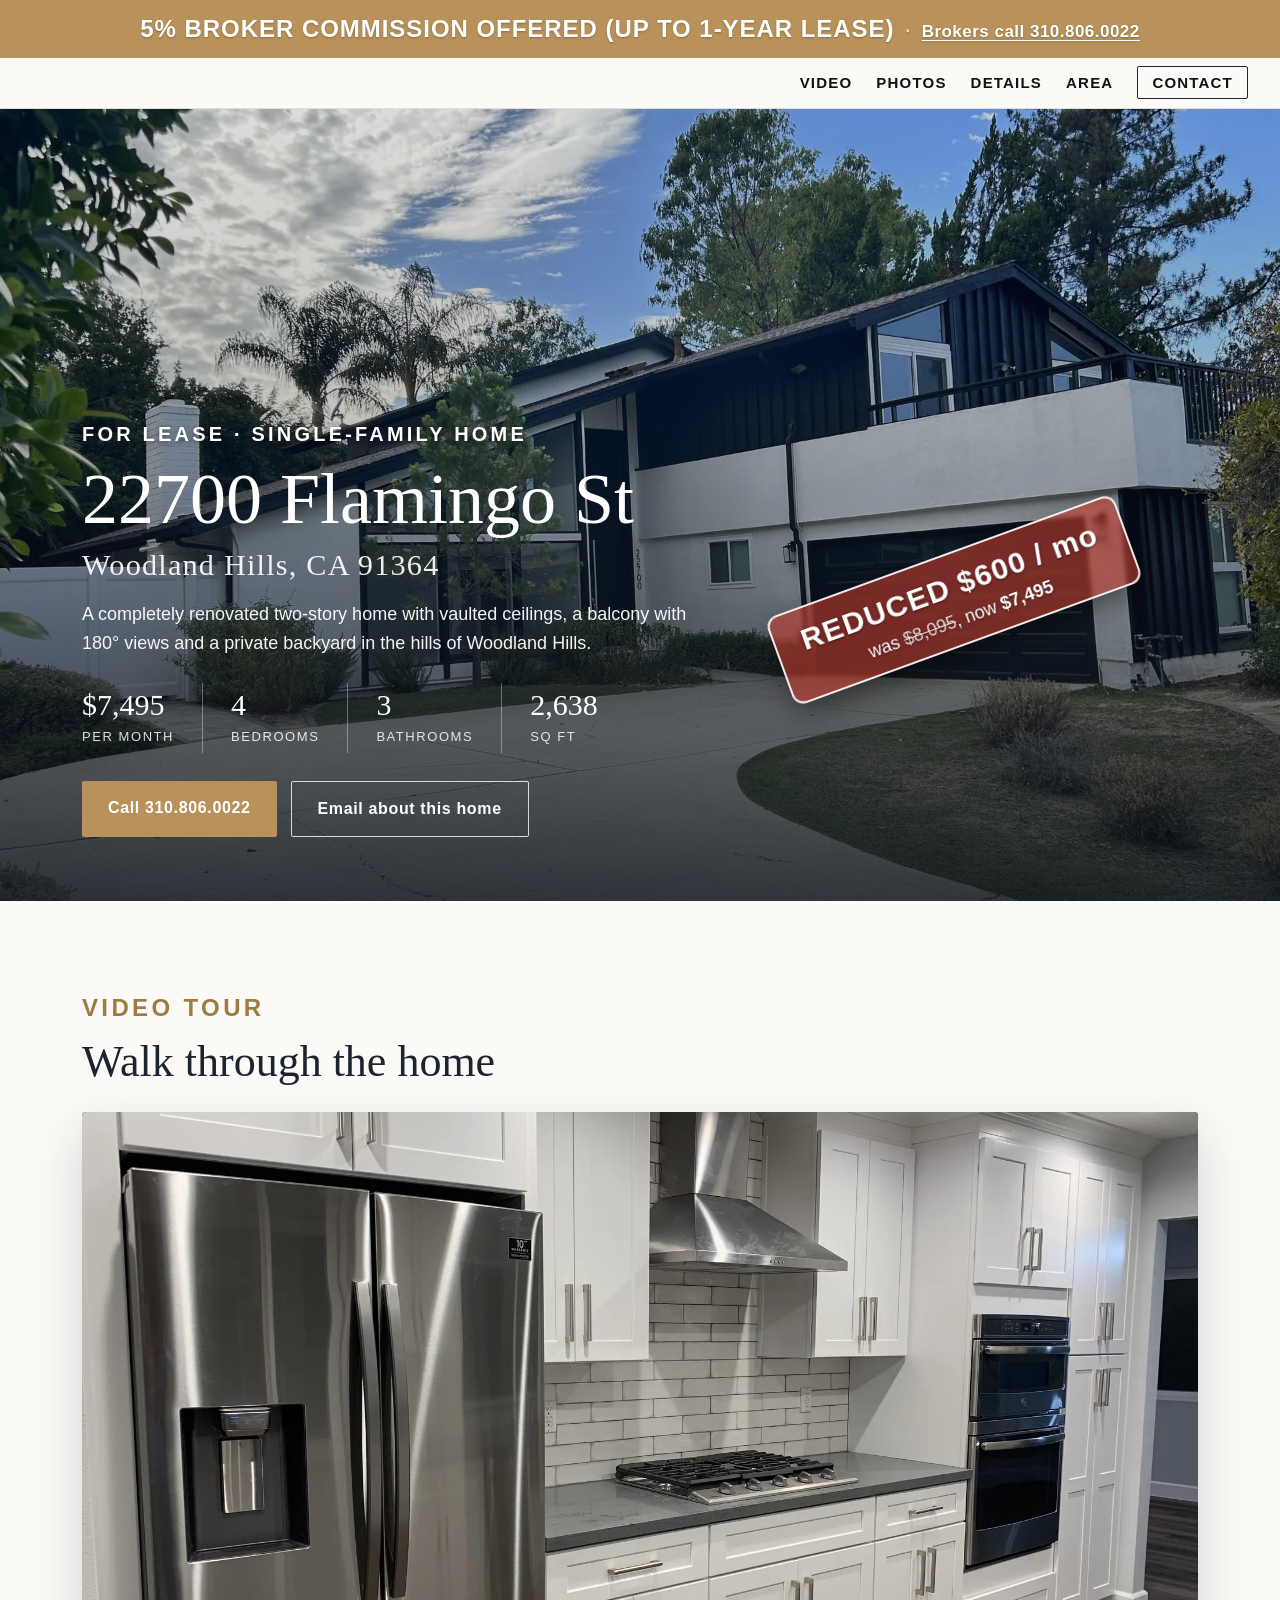
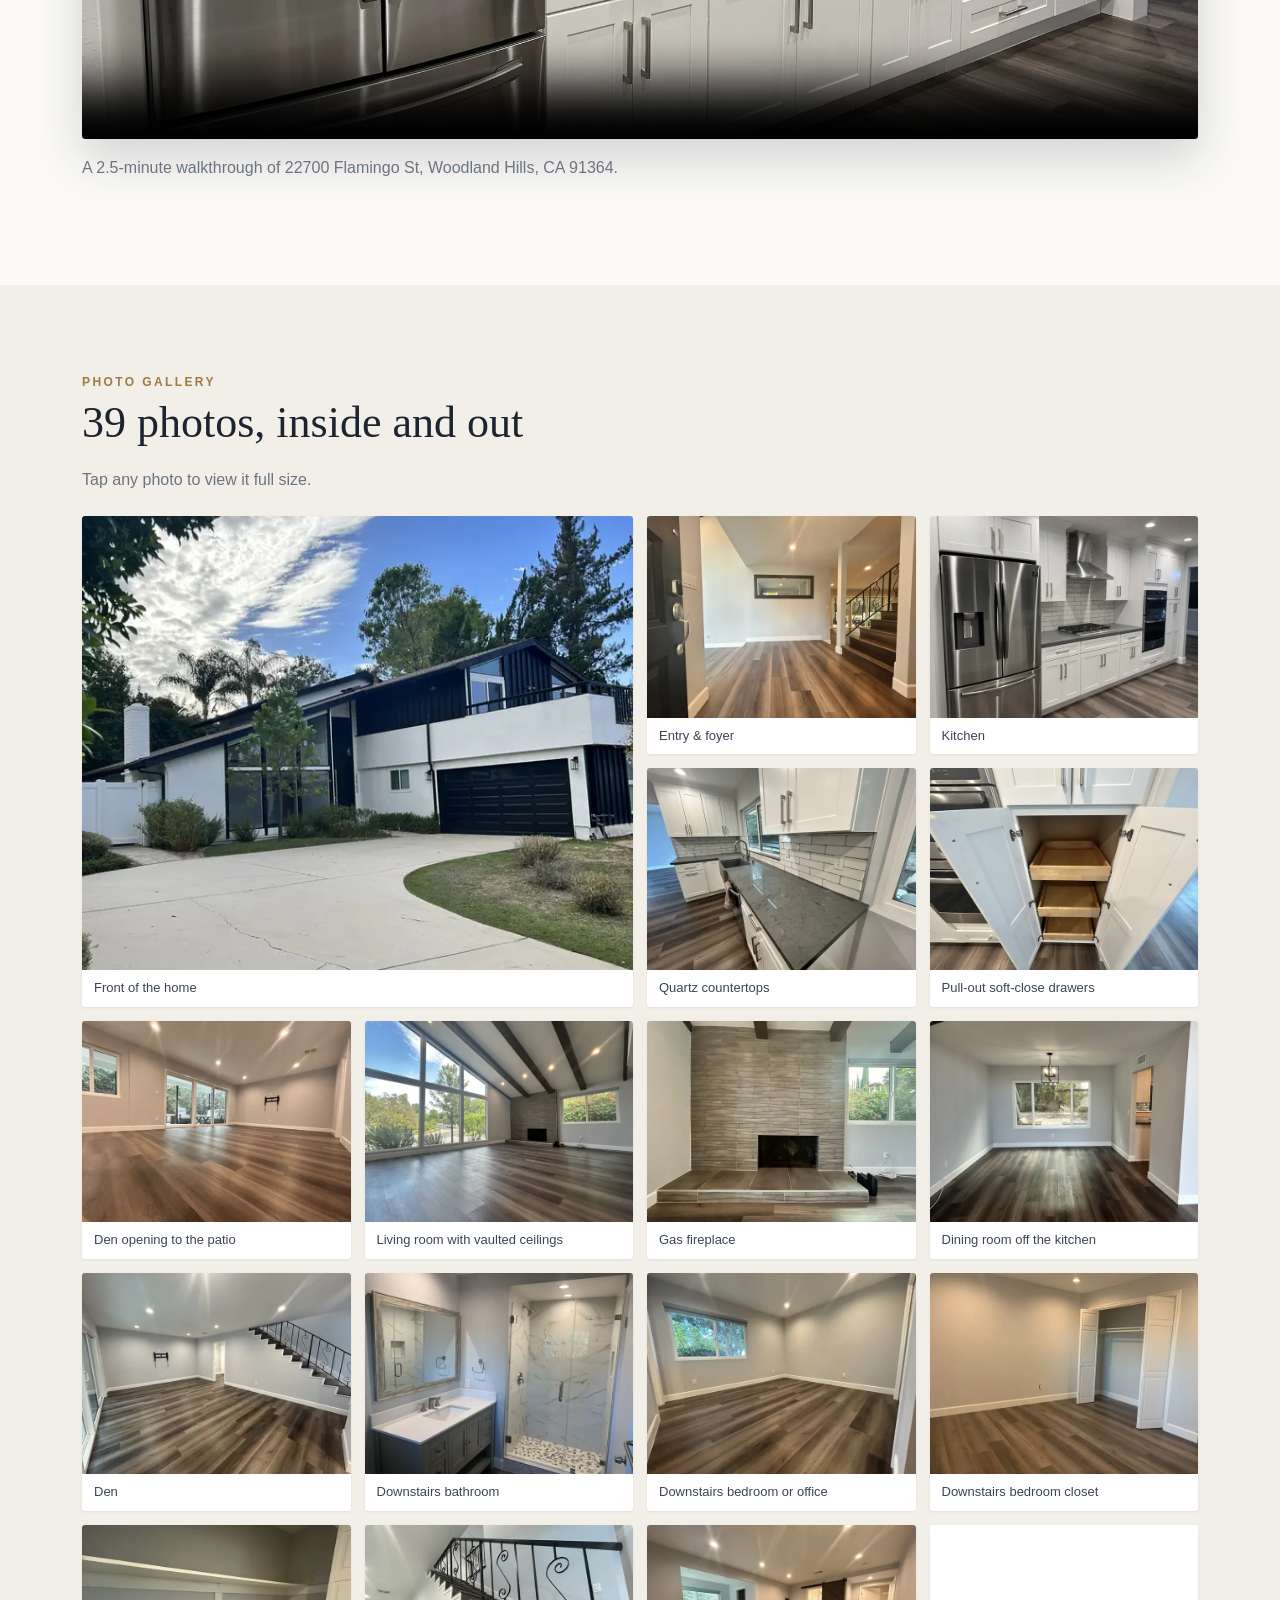
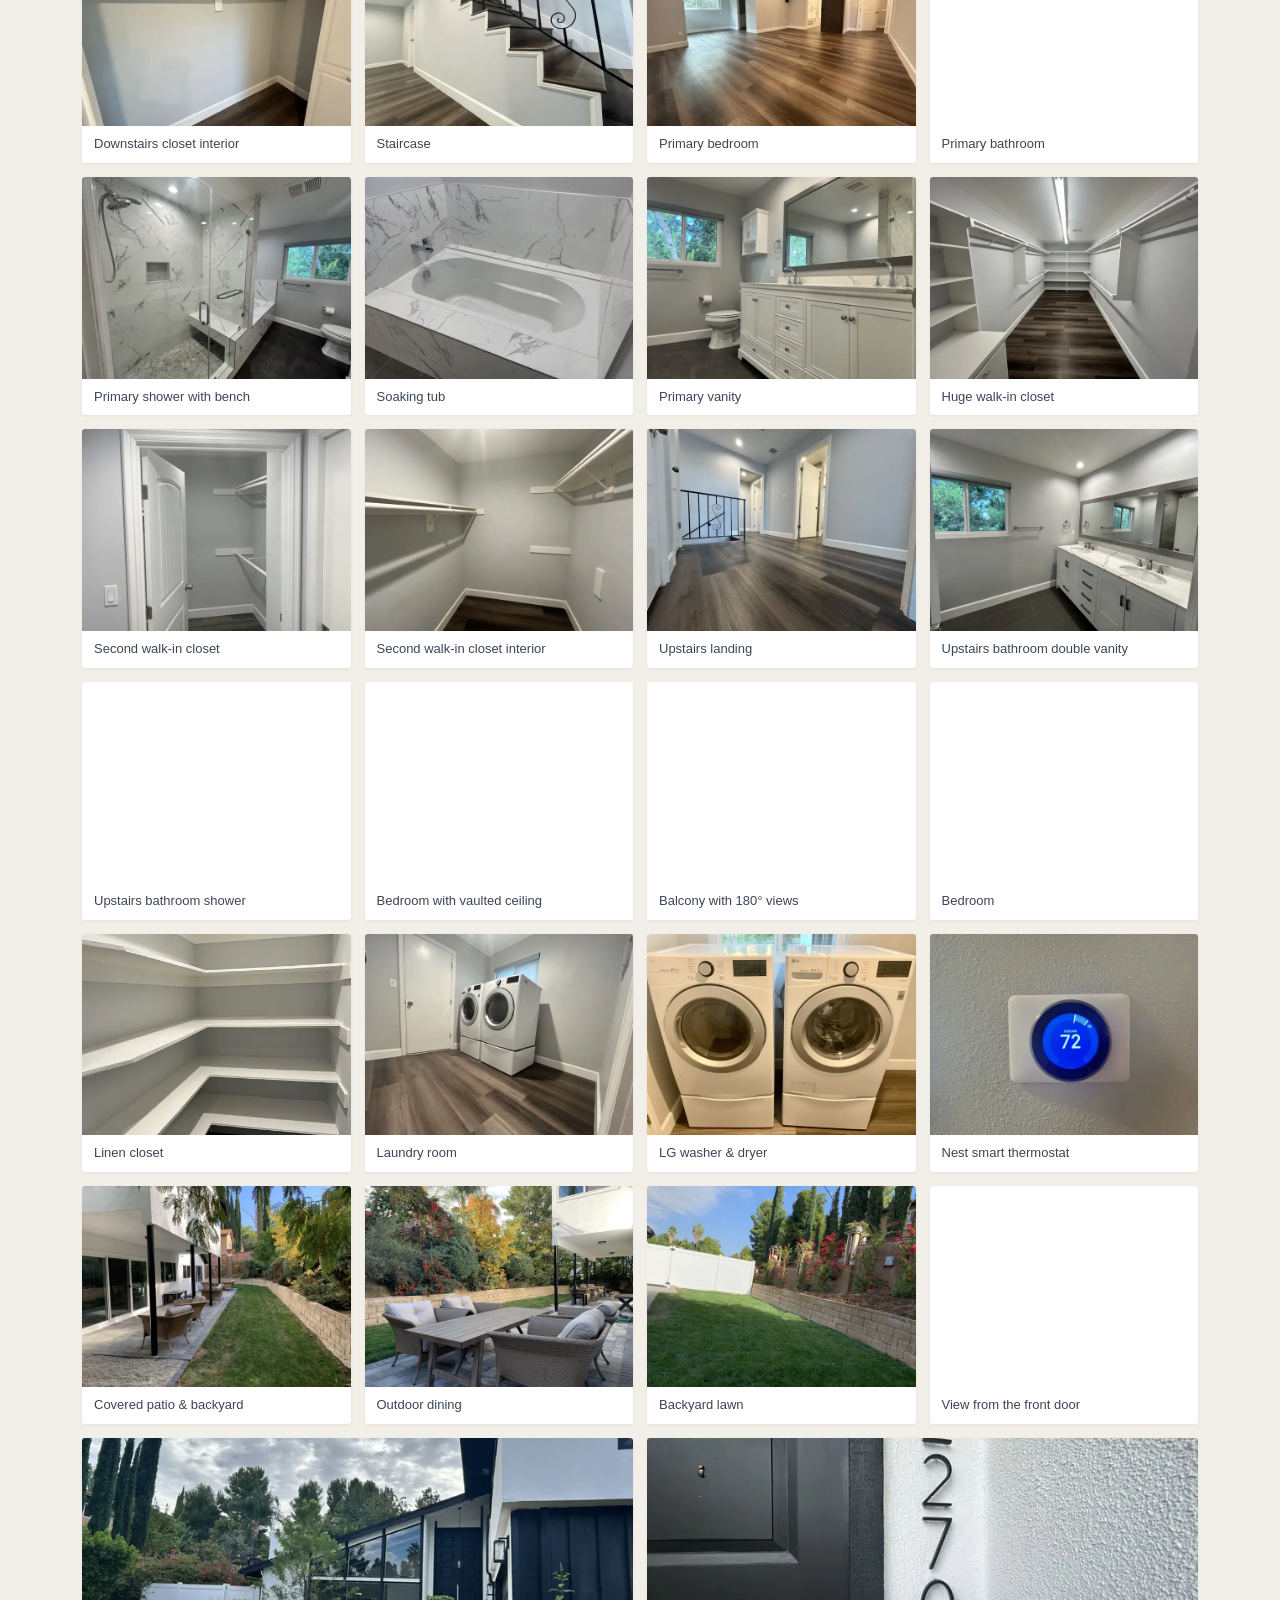
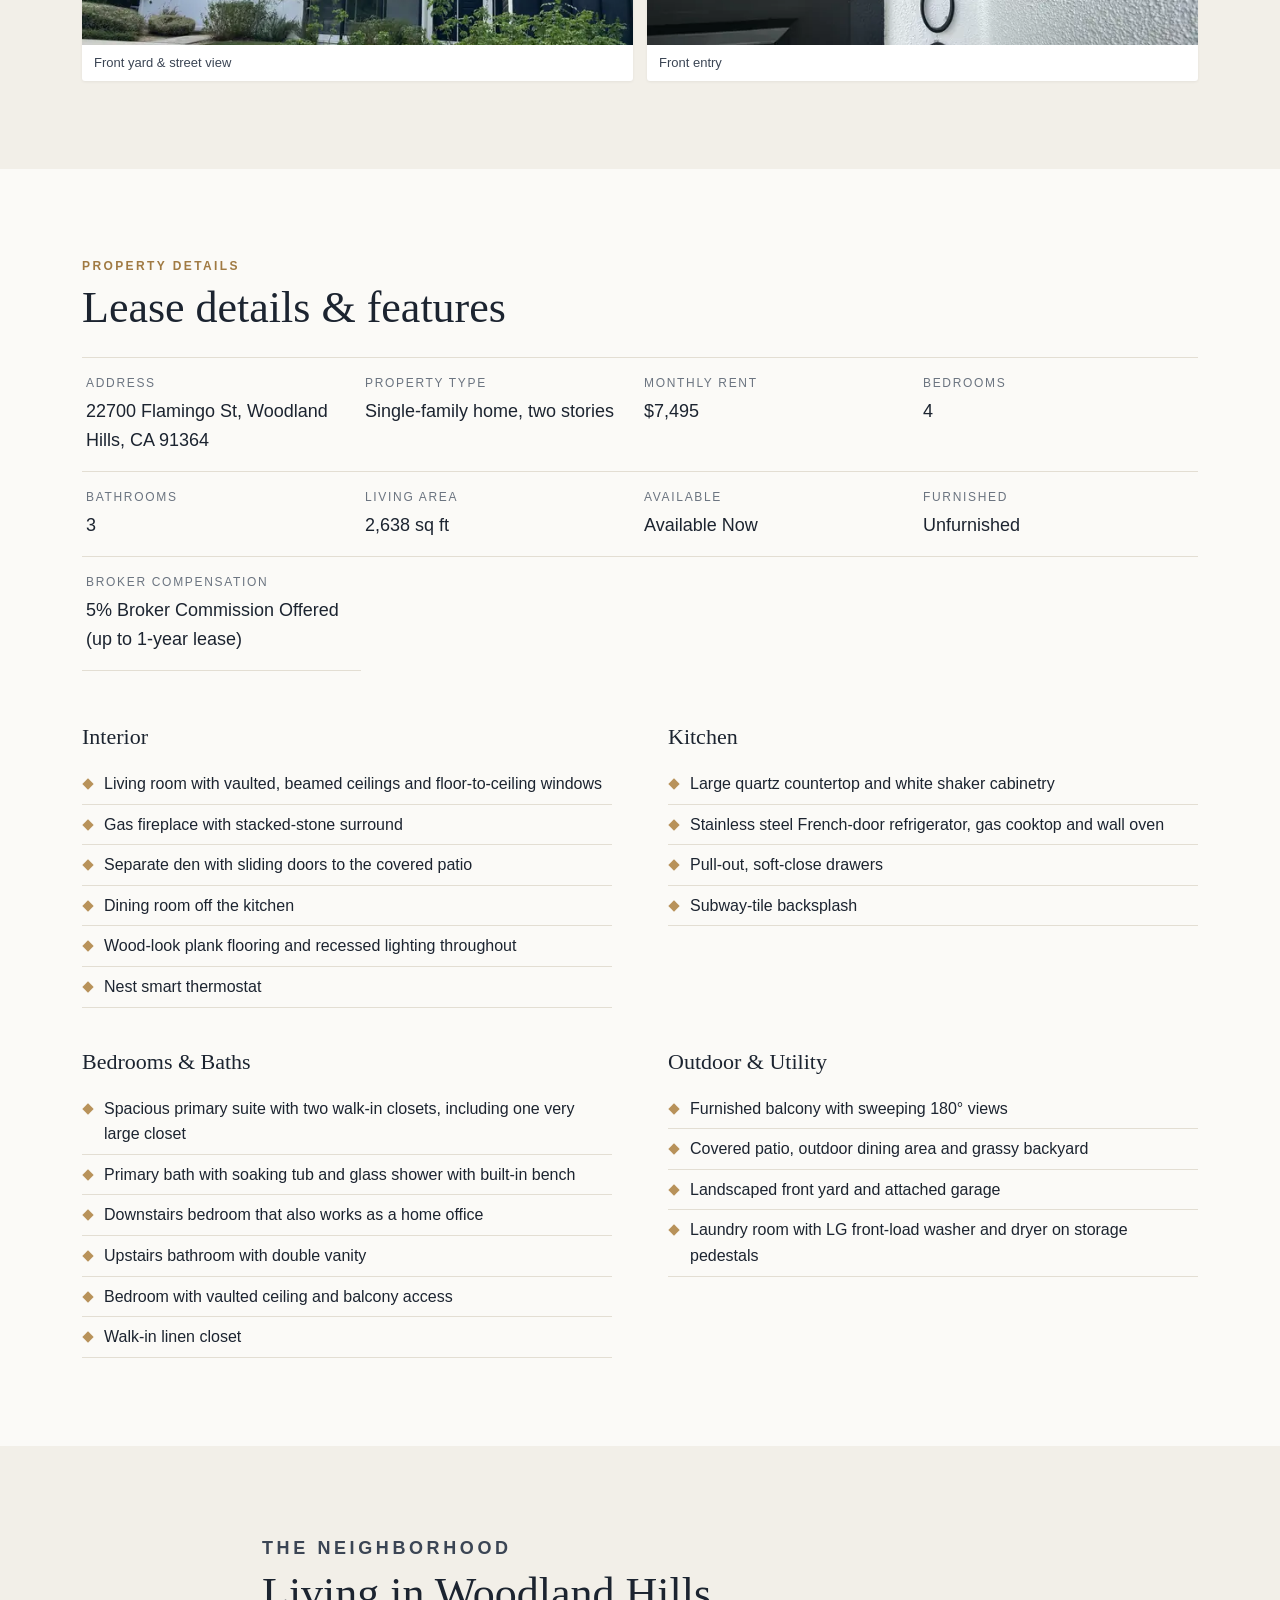
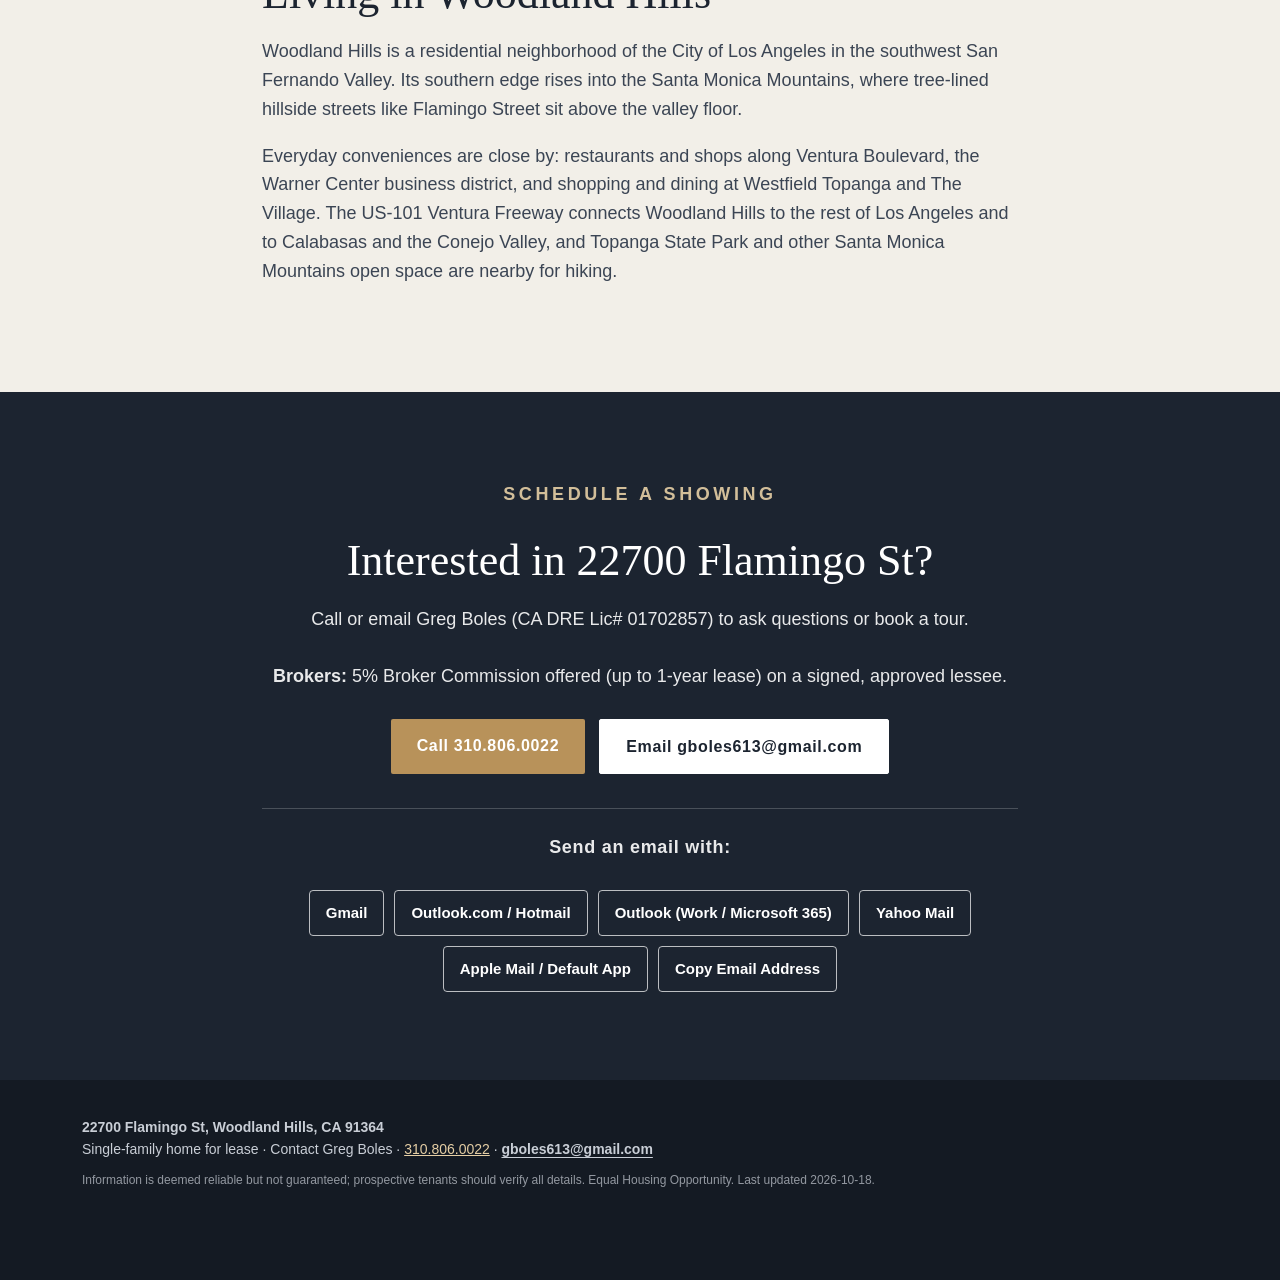
<file: index.html>
<!doctype html>
<html lang="en">
<head>
<meta charset="utf-8">
<meta name="viewport" content="width=device-width, initial-scale=1">
<title>For Rent: 22700 Flamingo St, Woodland Hills, CA 91364 | Renovated 4 bed, 3 bath, 2,638 sq ft Home</title>
<meta name="description" content="Renovated two-story 4 bed, 3 bath, 2,638 sq ft single-family home for lease for $7,495/month at 22700 Flamingo St, Woodland Hills, CA 91364: vaulted ceilings, quartz kitchen, gas fireplace, huge primary walk-in closet, balcony with 180° views, covered patio and private yard. 5% broker commission offered. Video tour, photos and contact.">
<meta name="robots" content="index, follow, max-image-preview:large, max-video-preview:-1">
<link rel="canonical" href="https://gboles613.github.io/22700-flamingo-st/">
<meta name="geo.region" content="US-CA">
<meta name="geo.placename" content="Woodland Hills, Los Angeles, California">
<meta name="geo.position" content="34.148;-118.621">
<meta name="ICBM" content="34.148, -118.621">
<meta property="og:type" content="website">
<meta property="og:site_name" content="22700 Flamingo St, Woodland Hills, CA 91364">
<meta property="og:title" content="For Rent: 22700 Flamingo St, Woodland Hills, CA 91364 | Renovated 4 bed, 3 bath, 2,638 sq ft Home">
<meta property="og:description" content="Renovated two-story 4 bed, 3 bath, 2,638 sq ft single-family home for lease for $7,495/month at 22700 Flamingo St, Woodland Hills, CA 91364: vaulted ceilings, quartz kitchen, gas fireplace, huge primary walk-in closet, balcony with 180° views, covered patio and private yard. 5% broker commission offered. Video tour, photos and contact.">
<meta property="og:url" content="https://gboles613.github.io/22700-flamingo-st/">
<meta property="og:image" content="https://gboles613.github.io/22700-flamingo-st/images/og-image.jpg">
<meta property="og:image:width" content="1200">
<meta property="og:image:height" content="630">
<meta property="og:image:alt" content="Front of the renovated home at 22700 Flamingo St, Woodland Hills, CA 91364">
<meta property="og:video" content="https://gboles613.github.io/22700-flamingo-st/media/22700-flamingo-st-video-tour.mp4">
<meta property="og:video:type" content="video/mp4">
<meta property="og:locale" content="en_US">
<meta name="twitter:card" content="summary_large_image">
<meta name="twitter:title" content="For Rent: 22700 Flamingo St, Woodland Hills, CA 91364 | Renovated 4 bed, 3 bath, 2,638 sq ft Home">
<meta name="twitter:description" content="Renovated two-story 4 bed, 3 bath, 2,638 sq ft single-family home for lease for $7,495/month at 22700 Flamingo St, Woodland Hills, CA 91364: vaulted ceilings, quartz kitchen, gas fireplace, huge primary walk-in closet, balcony with 180° views, covered patio and private yard. 5% broker commission offered. Video tour, photos and contact.">
<meta name="twitter:image" content="https://gboles613.github.io/22700-flamingo-st/images/og-image.jpg">
<meta name="twitter:image:alt" content="Front of the renovated home at 22700 Flamingo St, Woodland Hills, CA 91364">
<meta name="theme-color" content="#1c2430">
<link rel="icon" href="favicon.svg" type="image/svg+xml">
<link rel="preload" as="image" href="images/full/01-front-of-house.webp" fetchpriority="high">
<link rel="alternate" type="text/plain" href="llms.txt" title="LLM-readable listing summary">
<link rel="stylesheet" href="styles.css?v=1792371365">
<script type="application/ld+json">
{
 "@context": "https://schema.org",
 "@graph": [
  {
   "@type": "WebPage",
   "@id": "https://gboles613.github.io/22700-flamingo-st/#webpage",
   "url": "https://gboles613.github.io/22700-flamingo-st/",
   "name": "For Rent: 22700 Flamingo St, Woodland Hills, CA 91364 | Renovated 4 bed, 3 bath, 2,638 sq ft Home",
   "description": "Renovated two-story 4 bed, 3 bath, 2,638 sq ft single-family home for lease for $7,495/month at 22700 Flamingo St, Woodland Hills, CA 91364: vaulted ceilings, quartz kitchen, gas fireplace, huge primary walk-in closet, balcony with 180° views, covered patio and private yard. 5% broker commission offered. Video tour, photos and contact.",
   "inLanguage": "en-US",
   "dateModified": "2026-10-18",
   "primaryImageOfPage": "https://gboles613.github.io/22700-flamingo-st/images/og-image.jpg",
   "mainEntity": {
    "@id": "https://gboles613.github.io/22700-flamingo-st/#listing"
   },
   "video": {
    "@id": "https://gboles613.github.io/22700-flamingo-st/#video"
   }
  },
  {
   "@type": "RealEstateListing",
   "@id": "https://gboles613.github.io/22700-flamingo-st/#listing",
   "url": "https://gboles613.github.io/22700-flamingo-st/",
   "name": "For Rent: 22700 Flamingo St, Woodland Hills, CA 91364 | Renovated 4 bed, 3 bath, 2,638 sq ft Home",
   "description": "Renovated two-story 4 bed, 3 bath, 2,638 sq ft single-family home for lease for $7,495/month at 22700 Flamingo St, Woodland Hills, CA 91364: vaulted ceilings, quartz kitchen, gas fireplace, huge primary walk-in closet, balcony with 180° views, covered patio and private yard. 5% broker commission offered. Video tour, photos and contact.",
   "datePosted": "2026-10-18",
   "image": "https://gboles613.github.io/22700-flamingo-st/images/og-image.jpg",
   "about": {
    "@id": "https://gboles613.github.io/22700-flamingo-st/#residence"
   },
   "offers": {
    "@type": "Offer",
    "businessFunction": "http://purl.org/goodrelations/v1#LeaseOut",
    "itemOffered": {
     "@id": "https://gboles613.github.io/22700-flamingo-st/#residence"
    },
    "areaServed": "Woodland Hills, CA",
    "seller": {
     "@type": "Person",
     "name": "Greg Boles",
     "telephone": "+13108060022",
     "email": "gboles613@gmail.com"
    },
    "priceSpecification": {
     "@type": "UnitPriceSpecification",
     "price": "7495",
     "priceCurrency": "USD",
     "unitCode": "MON",
     "unitText": "month"
    },
    "price": "7495",
    "priceCurrency": "USD",
    "availabilityStarts": "Available Now"
   },
   "mainEntity": {
    "@id": "https://gboles613.github.io/22700-flamingo-st/#residence"
   }
  },
  {
   "@type": "SingleFamilyResidence",
   "@id": "https://gboles613.github.io/22700-flamingo-st/#residence",
   "name": "22700 Flamingo St, Woodland Hills",
   "address": {
    "@type": "PostalAddress",
    "streetAddress": "22700 Flamingo St",
    "addressLocality": "Woodland Hills",
    "addressRegion": "CA",
    "postalCode": "91364",
    "addressCountry": "US"
   },
   "geo": {
    "@type": "GeoCoordinates",
    "latitude": 34.148,
    "longitude": -118.621
   },
   "image": [
    "https://gboles613.github.io/22700-flamingo-st/images/full/01-front-of-house.jpg",
    "https://gboles613.github.io/22700-flamingo-st/images/full/05-entry.webp",
    "https://gboles613.github.io/22700-flamingo-st/images/full/08-kitchen-appliances.webp",
    "https://gboles613.github.io/22700-flamingo-st/images/full/09-kitchen-quartz-countertop.webp",
    "https://gboles613.github.io/22700-flamingo-st/images/full/10-kitchen-pull-out-drawers.webp",
    "https://gboles613.github.io/22700-flamingo-st/images/full/12-den-and-patio.webp",
    "https://gboles613.github.io/22700-flamingo-st/images/full/06-living-room-vaulted-ceilings.webp",
    "https://gboles613.github.io/22700-flamingo-st/images/full/07-living-room-gas-fireplace.webp",
    "https://gboles613.github.io/22700-flamingo-st/images/full/11-dining-room.webp",
    "https://gboles613.github.io/22700-flamingo-st/images/full/13-den-full-view.webp",
    "https://gboles613.github.io/22700-flamingo-st/images/full/17-guest-bathroom.webp",
    "https://gboles613.github.io/22700-flamingo-st/images/full/14-downstairs-bedroom-office.webp"
   ],
   "amenityFeature": [
    {
     "@type": "LocationFeatureSpecification",
     "name": "Vaulted ceilings",
     "value": true
    },
    {
     "@type": "LocationFeatureSpecification",
     "name": "Gas fireplace",
     "value": true
    },
    {
     "@type": "LocationFeatureSpecification",
     "name": "Quartz countertops",
     "value": true
    },
    {
     "@type": "LocationFeatureSpecification",
     "name": "Walk-in closets",
     "value": true
    },
    {
     "@type": "LocationFeatureSpecification",
     "name": "Balcony with views",
     "value": true
    },
    {
     "@type": "LocationFeatureSpecification",
     "name": "Covered patio",
     "value": true
    },
    {
     "@type": "LocationFeatureSpecification",
     "name": "Private backyard",
     "value": true
    },
    {
     "@type": "LocationFeatureSpecification",
     "name": "In-unit laundry (washer and dryer)",
     "value": true
    },
    {
     "@type": "LocationFeatureSpecification",
     "name": "Smart thermostat",
     "value": true
    },
    {
     "@type": "LocationFeatureSpecification",
     "name": "Attached garage",
     "value": true
    }
   ],
   "floorSize": {
    "@type": "QuantitativeValue",
    "value": 2638,
    "unitCode": "FTK",
    "unitText": "sq ft"
   },
   "numberOfBedrooms": "4",
   "numberOfBathroomsTotal": "3"
  },
  {
   "@type": "VideoObject",
   "@id": "https://gboles613.github.io/22700-flamingo-st/#video",
   "name": "Video tour: 22700 Flamingo St, Woodland Hills, CA 91364 rental home",
   "description": "2.5-minute walkthrough video tour of the renovated home for lease at 22700 Flamingo St, Woodland Hills, CA 91364.",
   "thumbnailUrl": [
    "https://gboles613.github.io/22700-flamingo-st/media/video-poster-kitchen.jpg"
   ],
   "uploadDate": "2026-10-18T12:00:00-07:00",
   "duration": "PT2M30S",
   "contentUrl": "https://gboles613.github.io/22700-flamingo-st/media/22700-flamingo-st-video-tour.mp4",
   "embedUrl": "https://gboles613.github.io/22700-flamingo-st/#video-tour"
  }
 ]
}
</script>
</head>
<body>
<a class="skip" href="#main">Skip to content</a>
<div class="banner" role="note"><strong>5% Broker Commission Offered (up to 1-year lease)</strong><span class="banner-sep" aria-hidden="true">·</span><a href="tel:+13108060022">Brokers call 310.806.0022</a></div>
<header class="topbar">
  <nav aria-label="Sections">
    <a href="#video-tour">Video</a><a href="#photos">Photos</a><a href="#details">Details</a><a href="#neighborhood">Area</a><a class="nav-cta" href="#contact">Contact</a>
  </nav>
</header>

<main id="main">
<section class="hero" id="top" aria-labelledby="h1">
  <picture>
    <img class="hero-img" src="images/full/01-front-of-house.webp" width="1920" height="1440" alt="Front exterior of the modern two-story home at 22700 Flamingo St, Woodland Hills, CA, with dark trim, attached two-car garage and curved driveway" fetchpriority="high" decoding="async">
  </picture>
  <div class="hero-shade"></div>
  <div class="price-badge" id="price-badge" role="note" aria-label="Price reduced $600 per month: was $8,095, now $7,495"><span class="pb-top">Reduced $600 <span class="pb-lc">/ mo</span></span><span class="pb-sub">was <s>$8,095</s>, now <b>$7,495</b></span></div>
  <div class="hero-inner">
    <p class="eyebrow">For Lease · Single-Family Home</p>
    <h1 id="h1">22700 Flamingo St<span>Woodland Hills, CA 91364</span></h1>
    <p class="hero-sub">A completely renovated two-story home with vaulted ceilings, a balcony with 180° views and a private backyard in the hills of Woodland Hills.</p>
    <ul class="stats" aria-label="Key facts">
      <li><b>$7,495</b><span>per month</span></li>
      <li><b>4</b><span>bedrooms</span></li>
      <li><b>3</b><span>bathrooms</span></li>
      <li><b>2,638</b><span>sq ft</span></li>
    </ul>
    <div class="cta-row">
      <a class="btn btn-gold" href="tel:+13108060022">Call 310.806.0022</a>
      <a class="btn btn-ghost" href="mailto:gboles613@gmail.com?subject=Inquiry%3A%2022700%20Flamingo%20St%2C%20Woodland%20Hills%20rental">Email about this home</a>
    </div>
  </div>
</section>

<section class="section" id="video-tour" aria-labelledby="video-h">
  <div class="wrap">
    <p class="kicker kicker-lg">Video Tour</p>
    <h2 id="video-h">Walk through the home</h2>
    <div class="video-frame">
      <video controls playsinline preload="metadata" poster="media/video-poster-kitchen.jpg" width="1920" height="1080" aria-label="Video walkthrough tour of 22700 Flamingo St, Woodland Hills, CA 91364">
        <source src="media/22700-flamingo-st-video-tour.mp4" type="video/mp4">
        Your browser can't play this video. <a href="media/22700-flamingo-st-video-tour.mp4">Download the video tour</a>.
      </video>
    </div>
    <p class="muted">A 2.5-minute walkthrough of 22700 Flamingo St, Woodland Hills, CA 91364.</p>
  </div>
</section>

<section class="section alt" id="photos" aria-labelledby="photos-h">
  <div class="wrap">
    <p class="kicker">Photo gallery</p>
    <h2 id="photos-h">39 photos, inside and out</h2>
    <p class="muted">Tap any photo to view it full size.</p>
    <div class="gallery">
<figure class="g-item g-wide">
  <a href="images/full/01-front-of-house.webp" data-idx="0" data-caption="Front of the home">
    <img src="images/thumb/01-front-of-house.webp" width="640" height="480" alt="Front exterior of the modern two-story home at 22700 Flamingo St, Woodland Hills, CA, with dark trim, attached two-car garage and curved driveway" loading="eager" decoding="async">
  </a>
  <figcaption>Front of the home</figcaption>
</figure>
<figure class="g-item">
  <a href="images/full/05-entry.webp" data-idx="1" data-caption="Entry &amp; foyer">
    <img src="images/thumb/05-entry.webp" width="640" height="480" alt="Bright entry foyer with wood-look plank flooring, recessed lighting and staircase with metal railing" loading="eager" decoding="async">
  </a>
  <figcaption>Entry &amp; foyer</figcaption>
</figure>
<figure class="g-item">
  <a href="images/full/08-kitchen-appliances.webp" data-idx="2" data-caption="Kitchen">
    <img src="images/thumb/08-kitchen-appliances.webp" width="640" height="480" alt="Renovated kitchen with stainless steel French-door refrigerator, gas cooktop, range hood, wall oven and white shaker cabinets" loading="eager" decoding="async">
  </a>
  <figcaption>Kitchen</figcaption>
</figure>
<figure class="g-item">
  <a href="images/full/09-kitchen-quartz-countertop.webp" data-idx="3" data-caption="Quartz countertops">
    <img src="images/thumb/09-kitchen-quartz-countertop.webp" width="640" height="480" alt="Kitchen with large dark quartz countertop, white subway-tile backsplash and white shaker cabinetry" loading="eager" decoding="async">
  </a>
  <figcaption>Quartz countertops</figcaption>
</figure>
<figure class="g-item">
  <a href="images/full/10-kitchen-pull-out-drawers.webp" data-idx="4" data-caption="Pull-out soft-close drawers">
    <img src="images/thumb/10-kitchen-pull-out-drawers.webp" width="640" height="480" alt="Kitchen cabinet with pull-out soft-close wood drawers for organized storage" loading="lazy" decoding="async">
  </a>
  <figcaption>Pull-out soft-close drawers</figcaption>
</figure>
<figure class="g-item">
  <a href="images/full/12-den-and-patio.webp" data-idx="5" data-caption="Den opening to the patio">
    <img src="images/thumb/12-den-and-patio.webp" width="640" height="480" alt="Spacious den with sliding glass doors opening to the covered backyard patio" loading="lazy" decoding="async">
  </a>
  <figcaption>Den opening to the patio</figcaption>
</figure>
<figure class="g-item">
  <a href="images/full/06-living-room-vaulted-ceilings.webp" data-idx="6" data-caption="Living room with vaulted ceilings">
    <img src="images/thumb/06-living-room-vaulted-ceilings.webp" width="640" height="480" alt="Large living room with vaulted beamed ceiling, floor-to-ceiling windows and garden views" loading="lazy" decoding="async">
  </a>
  <figcaption>Living room with vaulted ceilings</figcaption>
</figure>
<figure class="g-item">
  <a href="images/full/07-living-room-gas-fireplace.webp" data-idx="7" data-caption="Gas fireplace">
    <img src="images/thumb/07-living-room-gas-fireplace.webp" width="640" height="480" alt="Living room gas fireplace with floor-to-ceiling stacked-stone surround and raised hearth" loading="lazy" decoding="async">
  </a>
  <figcaption>Gas fireplace</figcaption>
</figure>
<figure class="g-item">
  <a href="images/full/11-dining-room.webp" data-idx="8" data-caption="Dining room off the kitchen">
    <img src="images/thumb/11-dining-room.webp" width="640" height="480" alt="Dining room with pendant light fixture and large window, adjacent to the kitchen" loading="lazy" decoding="async">
  </a>
  <figcaption>Dining room off the kitchen</figcaption>
</figure>
<figure class="g-item">
  <a href="images/full/13-den-full-view.webp" data-idx="9" data-caption="Den">
    <img src="images/thumb/13-den-full-view.webp" width="640" height="480" alt="Den with wood-look floors, recessed lighting and staircase to the second floor" loading="lazy" decoding="async">
  </a>
  <figcaption>Den</figcaption>
</figure>
<figure class="g-item">
  <a href="images/full/17-guest-bathroom.webp" data-idx="10" data-caption="Downstairs bathroom">
    <img src="images/thumb/17-guest-bathroom.webp" width="640" height="480" alt="Remodeled bathroom with gray vanity, framed mirror and glass-enclosed marble-look walk-in shower with pebble floor" loading="lazy" decoding="async">
  </a>
  <figcaption>Downstairs bathroom</figcaption>
</figure>
<figure class="g-item">
  <a href="images/full/14-downstairs-bedroom-office.webp" data-idx="11" data-caption="Downstairs bedroom or office">
    <img src="images/thumb/14-downstairs-bedroom-office.webp" width="640" height="480" alt="Downstairs bedroom or home office with large window, recessed lighting and wood-look flooring" loading="lazy" decoding="async">
  </a>
  <figcaption>Downstairs bedroom or office</figcaption>
</figure>
<figure class="g-item">
  <a href="images/full/15-downstairs-bedroom-closet.webp" data-idx="12" data-caption="Downstairs bedroom closet">
    <img src="images/thumb/15-downstairs-bedroom-closet.webp" width="640" height="480" alt="Downstairs bedroom with double-door closet" loading="lazy" decoding="async">
  </a>
  <figcaption>Downstairs bedroom closet</figcaption>
</figure>
<figure class="g-item">
  <a href="images/full/16-downstairs-bedroom-closet-interior.webp" data-idx="13" data-caption="Downstairs closet interior">
    <img src="images/thumb/16-downstairs-bedroom-closet-interior.webp" width="640" height="480" alt="Interior of the downstairs bedroom closet with shelf and hanging rod" loading="lazy" decoding="async">
  </a>
  <figcaption>Downstairs closet interior</figcaption>
</figure>
<figure class="g-item">
  <a href="images/full/18-stairs.webp" data-idx="14" data-caption="Staircase">
    <img src="images/thumb/18-stairs.webp" width="640" height="480" alt="Staircase with decorative wrought-iron railing leading to the second floor" loading="lazy" decoding="async">
  </a>
  <figcaption>Staircase</figcaption>
</figure>
<figure class="g-item">
  <a href="images/full/20-primary-bedroom.webp" data-idx="15" data-caption="Primary bedroom">
    <img src="images/thumb/20-primary-bedroom.webp" width="640" height="480" alt="Large primary bedroom suite with recessed lighting, wood-look flooring and garden-view windows" loading="lazy" decoding="async">
  </a>
  <figcaption>Primary bedroom</figcaption>
</figure>
<figure class="g-item">
  <a href="images/full/21-primary-bathroom.webp" data-idx="16" data-caption="Primary bathroom">
    <img src="images/thumb/21-primary-bathroom.webp" width="640" height="480" alt="Primary bathroom with marble-look glass shower, white vanity and garden-view window" loading="lazy" decoding="async">
  </a>
  <figcaption>Primary bathroom</figcaption>
</figure>
<figure class="g-item">
  <a href="images/full/22-primary-shower-bench.webp" data-idx="17" data-caption="Primary shower with bench">
    <img src="images/thumb/22-primary-shower-bench.webp" width="640" height="480" alt="Primary bathroom walk-in glass shower with marble-look tile, rain shower head and built-in seat bench" loading="lazy" decoding="async">
  </a>
  <figcaption>Primary shower with bench</figcaption>
</figure>
<figure class="g-item">
  <a href="images/full/23-primary-bathtub.webp" data-idx="18" data-caption="Soaking tub">
    <img src="images/thumb/23-primary-bathtub.webp" width="640" height="480" alt="Primary bathroom soaking bathtub with marble-look surround" loading="lazy" decoding="async">
  </a>
  <figcaption>Soaking tub</figcaption>
</figure>
<figure class="g-item">
  <a href="images/full/24-primary-vanity.webp" data-idx="19" data-caption="Primary vanity">
    <img src="images/thumb/24-primary-vanity.webp" width="640" height="480" alt="Primary bathroom white vanity with large mirror and garden-view window" loading="lazy" decoding="async">
  </a>
  <figcaption>Primary vanity</figcaption>
</figure>
<figure class="g-item">
  <a href="images/full/25-primary-walk-in-closet.webp" data-idx="20" data-caption="Huge walk-in closet">
    <img src="images/thumb/25-primary-walk-in-closet.webp" width="640" height="480" alt="Very large primary walk-in closet with built-in shelving and long hanging rods" loading="lazy" decoding="async">
  </a>
  <figcaption>Huge walk-in closet</figcaption>
</figure>
<figure class="g-item">
  <a href="images/full/26-primary-second-closet.webp" data-idx="21" data-caption="Second walk-in closet">
    <img src="images/thumb/26-primary-second-closet.webp" width="640" height="480" alt="Second walk-in closet in the primary suite" loading="lazy" decoding="async">
  </a>
  <figcaption>Second walk-in closet</figcaption>
</figure>
<figure class="g-item">
  <a href="images/full/27-primary-second-closet-interior.webp" data-idx="22" data-caption="Second walk-in closet interior">
    <img src="images/thumb/27-primary-second-closet-interior.webp" width="640" height="480" alt="Interior of the second primary walk-in closet with shelves and hanging rods" loading="lazy" decoding="async">
  </a>
  <figcaption>Second walk-in closet interior</figcaption>
</figure>
<figure class="g-item">
  <a href="images/full/19-upstairs-landing.webp" data-idx="23" data-caption="Upstairs landing">
    <img src="images/thumb/19-upstairs-landing.webp" width="640" height="480" alt="Upstairs landing with wood-look floors and doors to the bedrooms" loading="lazy" decoding="async">
  </a>
  <figcaption>Upstairs landing</figcaption>
</figure>
<figure class="g-item">
  <a href="images/full/30-bathroom-double-vanity.webp" data-idx="24" data-caption="Upstairs bathroom double vanity">
    <img src="images/thumb/30-bathroom-double-vanity.webp" width="640" height="480" alt="Upstairs bathroom with white double vanity, wide mirror and window" loading="lazy" decoding="async">
  </a>
  <figcaption>Upstairs bathroom double vanity</figcaption>
</figure>
<figure class="g-item">
  <a href="images/full/31-bathroom-shower.webp" data-idx="25" data-caption="Upstairs bathroom shower">
    <img src="images/thumb/31-bathroom-shower.webp" width="640" height="480" alt="Upstairs bathroom with glass-enclosed tiled shower and garden-view window" loading="lazy" decoding="async">
  </a>
  <figcaption>Upstairs bathroom shower</figcaption>
</figure>
<figure class="g-item">
  <a href="images/full/28-bedroom-3-vaulted-ceiling.webp" data-idx="26" data-caption="Bedroom with vaulted ceiling">
    <img src="images/thumb/28-bedroom-3-vaulted-ceiling.webp" width="640" height="480" alt="Upstairs bedroom with vaulted ceiling and sliding glass door to the balcony" loading="lazy" decoding="async">
  </a>
  <figcaption>Bedroom with vaulted ceiling</figcaption>
</figure>
<figure class="g-item">
  <a href="images/full/32-balcony-180-degree-view.webp" data-idx="27" data-caption="Balcony with 180° views">
    <img src="images/thumb/32-balcony-180-degree-view.webp" width="640" height="480" alt="Furnished balcony with sofa, chaise lounges and fire table overlooking 180-degree mountain and treetop views" loading="lazy" decoding="async">
  </a>
  <figcaption>Balcony with 180° views</figcaption>
</figure>
<figure class="g-item">
  <a href="images/full/29-bedroom-4.webp" data-idx="28" data-caption="Bedroom">
    <img src="images/thumb/29-bedroom-4.webp" width="640" height="480" alt="Upstairs bedroom with sliding glass door to the balcony and wood-look flooring" loading="lazy" decoding="async">
  </a>
  <figcaption>Bedroom</figcaption>
</figure>
<figure class="g-item">
  <a href="images/full/33-linen-closet.webp" data-idx="29" data-caption="Linen closet">
    <img src="images/thumb/33-linen-closet.webp" width="480" height="640" alt="Walk-in linen closet with wraparound white shelving" loading="lazy" decoding="async">
  </a>
  <figcaption>Linen closet</figcaption>
</figure>
<figure class="g-item">
  <a href="images/full/34-laundry-room.webp" data-idx="30" data-caption="Laundry room">
    <img src="images/thumb/34-laundry-room.webp" width="640" height="480" alt="Dedicated laundry room with LG front-load washer and dryer on storage pedestals" loading="lazy" decoding="async">
  </a>
  <figcaption>Laundry room</figcaption>
</figure>
<figure class="g-item">
  <a href="images/full/35-washer-dryer.webp" data-idx="31" data-caption="LG washer &amp; dryer">
    <img src="images/thumb/35-washer-dryer.webp" width="640" height="480" alt="LG front-load washer and dryer with pedestal storage drawers" loading="lazy" decoding="async">
  </a>
  <figcaption>LG washer &amp; dryer</figcaption>
</figure>
<figure class="g-item">
  <a href="images/full/36-nest-thermostat.webp" data-idx="32" data-caption="Nest smart thermostat">
    <img src="images/thumb/36-nest-thermostat.webp" width="640" height="480" alt="Nest smart thermostat on the wall" loading="lazy" decoding="async">
  </a>
  <figcaption>Nest smart thermostat</figcaption>
</figure>
<figure class="g-item">
  <a href="images/full/37-covered-patio-backyard.webp" data-idx="33" data-caption="Covered patio &amp; backyard">
    <img src="images/thumb/37-covered-patio-backyard.webp" width="640" height="480" alt="Covered backyard patio with outdoor seating beside a green lawn and mature landscaping" loading="lazy" decoding="async">
  </a>
  <figcaption>Covered patio &amp; backyard</figcaption>
</figure>
<figure class="g-item">
  <a href="images/full/38-backyard-dining.webp" data-idx="34" data-caption="Outdoor dining">
    <img src="images/thumb/38-backyard-dining.webp" width="640" height="480" alt="Backyard outdoor dining table and lounge seating surrounded by colorful mature trees" loading="lazy" decoding="async">
  </a>
  <figcaption>Outdoor dining</figcaption>
</figure>
<figure class="g-item">
  <a href="images/full/39-backyard-lawn.webp" data-idx="35" data-caption="Backyard lawn">
    <img src="images/thumb/39-backyard-lawn.webp" width="640" height="480" alt="Private grassy backyard with flowering planters, block retaining wall and white privacy fence" loading="lazy" decoding="async">
  </a>
  <figcaption>Backyard lawn</figcaption>
</figure>
<figure class="g-item">
  <a href="images/full/04-front-door-view.webp" data-idx="36" data-caption="View from the front door">
    <img src="images/thumb/04-front-door-view.webp" width="640" height="480" alt="View from the front door across the landscaped front yard and driveway toward the quiet residential street" loading="lazy" decoding="async">
  </a>
  <figcaption>View from the front door</figcaption>
</figure>
<figure class="g-item">
  <a href="images/full/02-front-yard-street-view.webp" data-idx="37" data-caption="Front yard &amp; street view">
    <img src="images/thumb/02-front-yard-street-view.webp" width="640" height="480" alt="Landscaped front yard with mature trees and drought-tolerant plants at 22700 Flamingo St, Woodland Hills" loading="lazy" decoding="async">
  </a>
  <figcaption>Front yard &amp; street view</figcaption>
</figure>
<figure class="g-item">
  <a href="images/full/03-front-door-address.webp" data-idx="38" data-caption="Front entry">
    <img src="images/thumb/03-front-door-address.webp" width="640" height="480" alt="Black front door beside modern 22700 house numbers on a white stucco wall" loading="lazy" decoding="async">
  </a>
  <figcaption>Front entry</figcaption>
</figure>
    </div>
  </div>
</section>

<section class="section" id="details" aria-labelledby="details-h">
  <div class="wrap">
    <p class="kicker">Property details</p>
    <h2 id="details-h">Lease details &amp; features</h2>
    <dl class="facts">
      <div><dt>Address</dt><dd>22700 Flamingo St, Woodland Hills, CA 91364</dd></div>
      <div><dt>Property type</dt><dd>Single-family home, two stories</dd></div>
      <div><dt>Monthly rent</dt><dd>$7,495</dd></div>
      <div><dt>Bedrooms</dt><dd>4</dd></div>
      <div><dt>Bathrooms</dt><dd>3</dd></div>
      <div><dt>Living area</dt><dd>2,638 sq ft</dd></div>
      <div><dt>Available</dt><dd>Available Now</dd></div>
      <div><dt>Furnished</dt><dd>Unfurnished</dd></div>
      <div><dt>Broker compensation</dt><dd>5% Broker Commission Offered (up to 1-year lease)</dd></div>
    </dl>
    <div class="features">
<div class="feat"><h3>Interior</h3><ul><li>Living room with vaulted, beamed ceilings and floor-to-ceiling windows</li><li>Gas fireplace with stacked-stone surround</li><li>Separate den with sliding doors to the covered patio</li><li>Dining room off the kitchen</li><li>Wood-look plank flooring and recessed lighting throughout</li><li>Nest smart thermostat</li></ul></div>
<div class="feat"><h3>Kitchen</h3><ul><li>Large quartz countertop and white shaker cabinetry</li><li>Stainless steel French-door refrigerator, gas cooktop and wall oven</li><li>Pull-out, soft-close drawers</li><li>Subway-tile backsplash</li></ul></div>
<div class="feat"><h3>Bedrooms &amp; Baths</h3><ul><li>Spacious primary suite with two walk-in closets, including one very large closet</li><li>Primary bath with soaking tub and glass shower with built-in bench</li><li>Downstairs bedroom that also works as a home office</li><li>Upstairs bathroom with double vanity</li><li>Bedroom with vaulted ceiling and balcony access</li><li>Walk-in linen closet</li></ul></div>
<div class="feat"><h3>Outdoor &amp; Utility</h3><ul><li>Furnished balcony with sweeping 180° views</li><li>Covered patio, outdoor dining area and grassy backyard</li><li>Landscaped front yard and attached garage</li><li>Laundry room with LG front-load washer and dryer on storage pedestals</li></ul></div>
    </div>
  </div>
</section>

<section class="section alt" id="neighborhood" aria-labelledby="hood-h">
  <div class="wrap narrow">
    <p class="kicker">The neighborhood</p>
    <h2 id="hood-h">Living in Woodland Hills</h2>
    <p>Woodland Hills is a residential neighborhood of the City of Los Angeles in the southwest San Fernando Valley. Its southern edge rises into the Santa Monica Mountains, where tree-lined hillside streets like Flamingo Street sit above the valley floor.</p>
    <p>Everyday conveniences are close by: restaurants and shops along Ventura Boulevard, the Warner Center business district, and shopping and dining at Westfield Topanga and The Village. The US-101 Ventura Freeway connects Woodland Hills to the rest of Los Angeles and to Calabasas and the Conejo Valley, and Topanga State Park and other Santa Monica Mountains open space are nearby for hiking.</p>
  </div>
</section>

<section class="section contact" id="contact" aria-labelledby="contact-h">
  <div class="wrap narrow center">
    <p class="kicker light">Schedule a showing</p>
    <h2 id="contact-h">Interested in 22700 Flamingo St?</h2>
    <p>Call or email Greg Boles (CA DRE Lic# 01702857) to ask questions or book a tour.</p>
    <p class="broker-note"><strong>Brokers:</strong> 5% Broker Commission offered (up to 1-year lease) on a signed, approved lessee.</p>
    <div class="cta-row center">
      <a class="btn btn-gold" href="tel:+13108060022">Call 310.806.0022</a>
      <a class="btn btn-email" href="mailto:gboles613@gmail.com?subject=Inquiry%3A%2022700%20Flamingo%20St%2C%20Woodland%20Hills%20rental">Email gboles613@gmail.com</a>
    </div>
    <div class="email-options" aria-label="Other ways to email">
      <p class="eo-title">Send an email with:</p>
      <div class="eo-row">
        <a class="eo-btn" href="https://mail.google.com/mail/?view=cm&amp;fs=1&amp;to=gboles613@gmail.com&amp;su=Inquiry%3A%2022700%20Flamingo%20St%2C%20Woodland%20Hills%20rental" target="_blank" rel="noopener">Gmail</a>
        <a class="eo-btn" href="https://outlook.live.com/mail/0/deeplink/compose?to=gboles613@gmail.com&amp;subject=Inquiry%3A%2022700%20Flamingo%20St%2C%20Woodland%20Hills%20rental" target="_blank" rel="noopener">Outlook.com / Hotmail</a>
        <a class="eo-btn" href="https://outlook.office.com/mail/deeplink/compose?to=gboles613@gmail.com&amp;subject=Inquiry%3A%2022700%20Flamingo%20St%2C%20Woodland%20Hills%20rental" target="_blank" rel="noopener">Outlook (Work / Microsoft 365)</a>
        <a class="eo-btn" href="https://compose.mail.yahoo.com/?to=gboles613@gmail.com&amp;subject=Inquiry%3A%2022700%20Flamingo%20St%2C%20Woodland%20Hills%20rental" target="_blank" rel="noopener">Yahoo Mail</a>
        <a class="eo-btn" href="mailto:gboles613@gmail.com?subject=Inquiry%3A%2022700%20Flamingo%20St%2C%20Woodland%20Hills%20rental" data-direct="1">Apple Mail / Default App</a>
        <button type="button" class="eo-btn eo-copy" data-email="gboles613@gmail.com">Copy Email Address</button>
      </div>
    </div>
  </div>
</section>
</main>

<footer class="footer">
  <div class="wrap">
    <address>
      <strong>22700 Flamingo St, Woodland Hills, CA 91364</strong><br>
      Single-family home for lease · Contact Greg Boles · <a href="tel:+13108060022">310.806.0022</a> · <a class="email-link" href="mailto:gboles613@gmail.com?subject=Inquiry%3A%2022700%20Flamingo%20St%2C%20Woodland%20Hills%20rental">gboles613@gmail.com</a>
    </address>
    <p class="fine">Information is deemed reliable but not guaranteed; prospective tenants should verify all details. Equal Housing Opportunity. Last updated 2026-10-18.</p>
  </div>
</footer>

<div class="mcta" aria-hidden="false"><a href="tel:+13108060022">Call</a><a href="mailto:gboles613@gmail.com?subject=Inquiry%3A%2022700%20Flamingo%20St%2C%20Woodland%20Hills%20rental">Email</a></div>

<div class="lb" id="lb" role="dialog" aria-modal="true" aria-label="Photo viewer" hidden>
  <button class="lb-close" aria-label="Close">&times;</button>
  <button class="lb-prev" aria-label="Previous photo">&#8249;</button>
  <figure><img id="lb-img" alt=""><figcaption id="lb-cap"></figcaption></figure>
  <button class="lb-next" aria-label="Next photo">&#8250;</button>
</div>
<div class="email-modal" id="email-modal" hidden role="dialog" aria-modal="true" aria-labelledby="em-h">
  <div class="em-box">
    <button type="button" class="em-close" aria-label="Close">&times;</button>
    <h3 id="em-h">Email Greg Boles</h3>
    <p class="em-addr">gboles613@gmail.com</p>
    <div class="em-list">
      <a class="eo-btn" href="https://mail.google.com/mail/?view=cm&amp;fs=1&amp;to=gboles613@gmail.com&amp;su=Inquiry%3A%2022700%20Flamingo%20St%2C%20Woodland%20Hills%20rental" target="_blank" rel="noopener">Gmail</a>
      <a class="eo-btn" href="https://outlook.live.com/mail/0/deeplink/compose?to=gboles613@gmail.com&amp;subject=Inquiry%3A%2022700%20Flamingo%20St%2C%20Woodland%20Hills%20rental" target="_blank" rel="noopener">Outlook.com / Hotmail</a>
      <a class="eo-btn" href="https://outlook.office.com/mail/deeplink/compose?to=gboles613@gmail.com&amp;subject=Inquiry%3A%2022700%20Flamingo%20St%2C%20Woodland%20Hills%20rental" target="_blank" rel="noopener">Outlook (Work / Microsoft 365)</a>
      <a class="eo-btn" href="https://compose.mail.yahoo.com/?to=gboles613@gmail.com&amp;subject=Inquiry%3A%2022700%20Flamingo%20St%2C%20Woodland%20Hills%20rental" target="_blank" rel="noopener">Yahoo Mail</a>
      <a class="eo-btn" href="mailto:gboles613@gmail.com?subject=Inquiry%3A%2022700%20Flamingo%20St%2C%20Woodland%20Hills%20rental" data-direct="1">Apple Mail / Default App</a>
      <button type="button" class="eo-btn eo-copy" data-email="gboles613@gmail.com">Copy Email Address</button>
    </div>
  </div>
</div>
<script src="hero.js?v=1792371365"></script>
<script src="lightbox.js?v=1792371365" defer></script>
</body>
</html>
</file>
<file: styles.css>
:root{--ink:#1c2430;--ink2:#3b4554;--muted:#6b7480;--bg:#fbfaf7;--alt:#f2efe8;--gold:#b8925a;--gold2:#a07a43;--line:#e3ded3;--serif:"Iowan Old Style","Palatino Linotype",Palatino,"Book Antiqua",Georgia,serif;--sans:-apple-system,BlinkMacSystemFont,"Segoe UI",Roboto,"Helvetica Neue",Arial,sans-serif}
*{box-sizing:border-box}html{scroll-behavior:smooth;scroll-padding-top:130px}
body{margin:0;font-family:var(--sans);color:var(--ink);background:var(--bg);line-height:1.6;-webkit-font-smoothing:antialiased}
img,video{max-width:100%;display:block}a{color:inherit}
.skip{position:absolute;left:-999px}.skip:focus{left:12px;top:12px;z-index:100;background:#fff;padding:8px 12px}
.banner{position:sticky;top:0;z-index:50;background:var(--gold);color:#fff;text-align:center;padding:14px 16px;font-size:24px;line-height:1.25;letter-spacing:.02em;text-shadow:0 1px 2px rgba(0,0,0,.25)}.banner strong{font-weight:800;text-transform:uppercase;letter-spacing:.04em}.banner a{font-size:17px}
.banner strong{font-weight:700}.banner a{color:#fff;font-weight:600;text-decoration:underline;text-underline-offset:3px}.banner-sep{margin:0 10px;opacity:.7}
.topbar{position:sticky;top:var(--bannerH,58px);z-index:40;display:flex;align-items:center;justify-content:flex-end;padding:12px 32px;background:rgba(251,250,247,.94);backdrop-filter:blur(8px);border-bottom:1px solid var(--line)}
.brand{font-family:var(--serif);font-size:22px;text-decoration:none;letter-spacing:.02em}
.topbar nav a{margin-left:24px;font-weight:800;text-decoration:none;font-size:15px;letter-spacing:.08em;text-transform:uppercase;color:#111}
.topbar nav a:hover{color:var(--gold2)}
.nav-cta{border:1px solid var(--ink);padding:7px 14px;border-radius:2px}
.hero{position:relative;min-height:min(88vh,860px);display:flex;align-items:flex-end;color:#fff;overflow:hidden}
.hero-img{position:absolute;inset:0;width:100%;height:100%;object-fit:cover;object-position:center 62%}
.hero-shade{position:absolute;inset:0;background:linear-gradient(180deg,rgba(15,20,28,.15) 0%,rgba(15,20,28,.25) 40%,rgba(15,20,28,.82) 100%)}
.hero-inner{position:relative;max-width:1180px;width:100%;margin:0 auto;padding:0 32px 64px}
.eyebrow{text-transform:uppercase;letter-spacing:.16em;font-size:20px;font-weight:800;margin:0 0 12px;color:#fff;text-shadow:0 2px 6px rgba(0,0,0,.5)}
h1{font-family:var(--serif);font-weight:500;font-size:clamp(38px,6vw,72px);line-height:1.05;margin:0}
h1 span{display:block;font-size:.42em;margin-top:12px;letter-spacing:.04em;opacity:.92}
.hero-sub{max-width:640px;font-size:18px;opacity:.95;margin:18px 0 26px}
.stats{list-style:none;padding:0;margin:0 0 28px;display:flex;flex-wrap:wrap;gap:0}
.stats li{padding:4px 28px 4px 0;margin-right:28px;border-right:1px solid rgba(255,255,255,.35)}.stats li:last-child{border:0}
.stats b{display:block;font-family:var(--serif);font-size:30px;font-weight:500;line-height:1.2}.stats span{font-size:13px;text-transform:uppercase;letter-spacing:.12em;opacity:.85}
.cta-row{display:flex;flex-wrap:wrap;gap:14px}.cta-row.center{justify-content:center}
.btn{display:inline-block;padding:14px 26px;text-decoration:none;font-weight:600;letter-spacing:.04em;border-radius:2px;transition:.2s}
.btn-gold{background:var(--gold);color:#fff}.btn-gold:hover{background:var(--gold2)}
.btn-ghost{border:1px solid rgba(255,255,255,.8);color:#fff}.btn-ghost:hover{background:rgba(255,255,255,.12)}
.ph{background:#fff3c4;color:#7a5600;border:1px dashed #c99a00;padding:0 6px;border-radius:3px;font-family:ui-monospace,Menlo,monospace;font-size:.8em}
.section{padding:88px 0}.section.alt{background:var(--alt)}
.wrap{max-width:1180px;margin:0 auto;padding:0 32px}.narrow{max-width:820px}.center{text-align:center}
.kicker{text-transform:uppercase;letter-spacing:.2em;font-size:12px;color:var(--gold2);margin:0 0 6px;font-weight:600}.kicker.light{color:#e6cfa5}
h2{font-family:var(--serif);font-weight:500;font-size:clamp(30px,4vw,44px);margin:0 0 18px;line-height:1.15}
h3{font-family:var(--serif);font-weight:500;font-size:22px;margin:0 0 10px}
.muted{color:var(--muted)}
.video-frame{background:#000;border-radius:4px;overflow:hidden;box-shadow:0 20px 50px rgba(28,36,48,.18);margin:24px 0 12px;aspect-ratio:16/9}
.video-frame video{width:100%;height:100%}
.gallery{display:grid;grid-template-columns:repeat(4,1fr);gap:14px;margin-top:24px}
.g-item{margin:0;background:#fff;border-radius:3px;overflow:hidden;box-shadow:0 1px 3px rgba(0,0,0,.06)}
.g-item a{display:block;overflow:hidden;aspect-ratio:4/3}
.g-item img{width:100%;height:100%;object-fit:cover;transition:transform .5s}
.g-item a:hover img{transform:scale(1.04)}
.g-item figcaption{font-size:13px;padding:8px 12px;color:var(--ink2)}
.g-wide{grid-column:span 2;grid-row:span 2}.g-wide a{aspect-ratio:auto;height:calc(100% - 37px)}
.facts{display:grid;grid-template-columns:repeat(auto-fill,minmax(250px,1fr));gap:0;margin:24px 0 48px;border-top:1px solid var(--line)}
.facts div{padding:16px 4px;border-bottom:1px solid var(--line)}
.facts dt{font-size:12px;text-transform:uppercase;letter-spacing:.14em;color:var(--muted)}.facts dd{margin:4px 0 0;font-size:18px}
.features{display:grid;grid-template-columns:repeat(2,1fr);gap:36px 56px}
.feat ul{margin:0;padding:0;list-style:none}.feat li{padding:7px 0 7px 22px;position:relative;border-bottom:1px solid var(--line)}
.feat li:before{content:"";position:absolute;left:2px;top:16px;width:8px;height:8px;background:var(--gold);transform:rotate(45deg)}
#neighborhood p{font-size:18px;color:var(--ink2)}
.contact{background:var(--ink);color:#fff}.contact p{font-size:18px;opacity:.9;margin-bottom:28px}
.footer{background:#141a23;color:#c9ced6;padding:36px 0 90px;font-size:14px}.footer address{font-style:normal;margin-bottom:10px}.footer a{color:#e6cfa5}.fine{font-size:12px;opacity:.7;margin:0}
.mcta{display:none}
.lb{position:fixed;inset:0;z-index:200;background:rgba(10,12,16,.95);display:flex;align-items:center;justify-content:center}
.lb[hidden]{display:none}.lb figure{margin:0;max-width:92vw;text-align:center}
.lb img{max-width:92vw;max-height:84vh;margin:0 auto;object-fit:contain}.lb figcaption{color:#ddd;margin-top:10px;font-size:15px}
.lb button{position:absolute;background:none;border:0;color:#fff;font-size:54px;cursor:pointer;padding:10px 18px;line-height:1}
.lb-close{top:8px;right:12px}.lb-prev{left:8px;top:50%;transform:translateY(-50%)}.lb-next{right:8px;top:50%;transform:translateY(-50%)}
@media (max-width:980px){.gallery{grid-template-columns:repeat(3,1fr)}.topbar nav a{margin-left:18px}}
@media (max-width:680px){
 html{scroll-padding-top:100px}.banner{font-size:17px;padding:10px 10px}.banner-sep,.banner a{display:none}
 .topbar{top:var(--bannerH,56px);padding:10px 12px;justify-content:center}.topbar nav{display:flex;flex-wrap:nowrap;overflow-x:auto;gap:14px;align-items:center}.topbar nav a{margin-left:0;font-size:12px;letter-spacing:.05em;white-space:nowrap}.nav-cta{padding:5px 9px}.wrap,.hero-inner{padding-left:18px;padding-right:18px}
 .hero{min-height:min(86vh,740px)}.hero-inner{padding-bottom:40px}.hero-sub{font-size:16px}
 .stats li{padding-right:16px;margin-right:16px}.stats b{font-size:22px}
 .section{padding:60px 0}.gallery{grid-template-columns:repeat(2,1fr);gap:8px}.g-item figcaption{font-size:12px;padding:6px 8px}
 .features{grid-template-columns:1fr}.btn{width:100%;text-align:center}
 .mcta{display:flex;position:fixed;bottom:0;left:0;right:0;z-index:60;box-shadow:0 -4px 16px rgba(0,0,0,.15)}
 .mcta a{flex:1;text-align:center;padding:15px;font-weight:700;text-decoration:none;background:var(--gold);color:#fff}.mcta a+a{background:var(--ink)}
}
@media (min-width:981px){.gallery .g-item:nth-last-child(-n+2){grid-column:span 2}.gallery .g-item:nth-last-child(-n+2) a{aspect-ratio:8/3}}
@media (max-width:680px){
 .hero-shade{background:linear-gradient(180deg,rgba(15,20,28,.35) 0%,rgba(15,20,28,.6) 35%,rgba(15,20,28,.88) 100%)}
 .stats{display:grid;grid-template-columns:1fr 1fr;gap:12px 0}.stats li{border:0;margin:0;padding:0}
 .eyebrow{font-size:11px}
}

.price-badge{position:absolute;z-index:3;transform:translate(-50%,-50%) rotate(-20deg);display:flex;flex-direction:column;align-items:center;text-align:center;background:rgba(192,57,43,.6);backdrop-filter:blur(2px);-webkit-backdrop-filter:blur(2px);color:#fff;text-shadow:0 1px 3px rgba(0,0,0,.45);padding:14px 26px;border-radius:12px;border:2px solid rgba(255,255,255,.9);box-shadow:0 10px 30px rgba(0,0,0,.45);font-family:inherit;line-height:1.15;white-space:nowrap;left:74.5%;top:55%}
.price-badge .pb-top{font-size:30px;font-weight:800;text-transform:uppercase;letter-spacing:.04em}
.price-badge .pb-sub{font-size:18px;margin-top:6px}.price-badge s{opacity:.85}.price-badge b{font-weight:800}
.price-badge.pb-corner{left:auto;right:14px;top:16px;transform:rotate(-20deg);padding:10px 16px}
.price-badge.pb-corner .pb-top{font-size:20px}.price-badge.pb-corner .pb-sub{font-size:14px}
.price-badge .pb-lc{text-transform:none}

.kicker.kicker-lg{font-size:24px;font-weight:800;letter-spacing:.14em;margin-bottom:10px}
.email-alt{margin:14px 0 0;font-size:16px}.email-link{color:var(--gold2);font-weight:700;text-decoration:underline;text-underline-offset:3px}
.site-foot .email-link,footer .email-link{color:inherit}
@media (max-width:680px){
 .hero{display:block;min-height:0;padding-top:58vh;background:#1b2029}
 .hero picture{position:absolute;top:0;left:0;right:0;height:58vh;display:block}
 .hero-img{inset:auto;top:0;left:0;height:58vh;object-position:85% 62%}
 .hero-shade{bottom:auto;height:58vh;background:linear-gradient(180deg,rgba(15,20,28,0) 60%,rgba(27,32,41,1) 100%)}
 .hero-inner{padding-top:22px}
 .eyebrow{font-size:15px}
 .price-badge{padding:9px 14px;border-radius:10px}.price-badge .pb-top{font-size:18px}.price-badge .pb-sub{font-size:12px;margin-top:3px}
 .kicker.kicker-lg{font-size:20px}
}

.btn-email{background:#fff;color:var(--ink);border:1px solid #fff;font-weight:700}.btn-email:hover{background:#f1ece2}
.broker-note{font-size:18px;margin-top:6px}
.email-options{margin-top:34px;padding-top:24px;border-top:1px solid rgba(255,255,255,.2)}
.eo-title{font-weight:700;font-size:16px;margin:0 0 12px;letter-spacing:.04em}
.eo-row,.em-list{display:flex;flex-wrap:wrap;gap:10px;justify-content:center}
.eo-btn{display:inline-block;padding:10px 16px;border:1px solid rgba(255,255,255,.7);color:#fff;background:transparent;text-decoration:none;font:inherit;font-size:15px;font-weight:600;border-radius:4px;cursor:pointer}
.eo-btn:hover{background:rgba(255,255,255,.14)}
.email-modal{position:fixed;inset:0;z-index:100;background:rgba(10,14,20,.7);display:flex;align-items:center;justify-content:center;padding:18px}
.email-modal[hidden]{display:none}
.em-box{position:relative;background:#fff;color:var(--ink);max-width:460px;width:100%;border-radius:10px;padding:28px 24px 24px;text-align:center;box-shadow:0 20px 60px rgba(0,0,0,.4)}
.em-box h3{font-family:var(--serif);font-size:26px;margin:0 0 4px}.em-addr{margin:0 0 18px;font-weight:700;color:var(--gold2)}
.em-box .em-list{flex-direction:column}.em-box .eo-btn{color:var(--ink);border-color:var(--line,#ccc);width:100%}.em-box .eo-btn:hover{background:#f4efe6}
.em-close{position:absolute;top:6px;right:12px;background:none;border:0;font-size:32px;line-height:1;cursor:pointer;color:#666}
</file>
